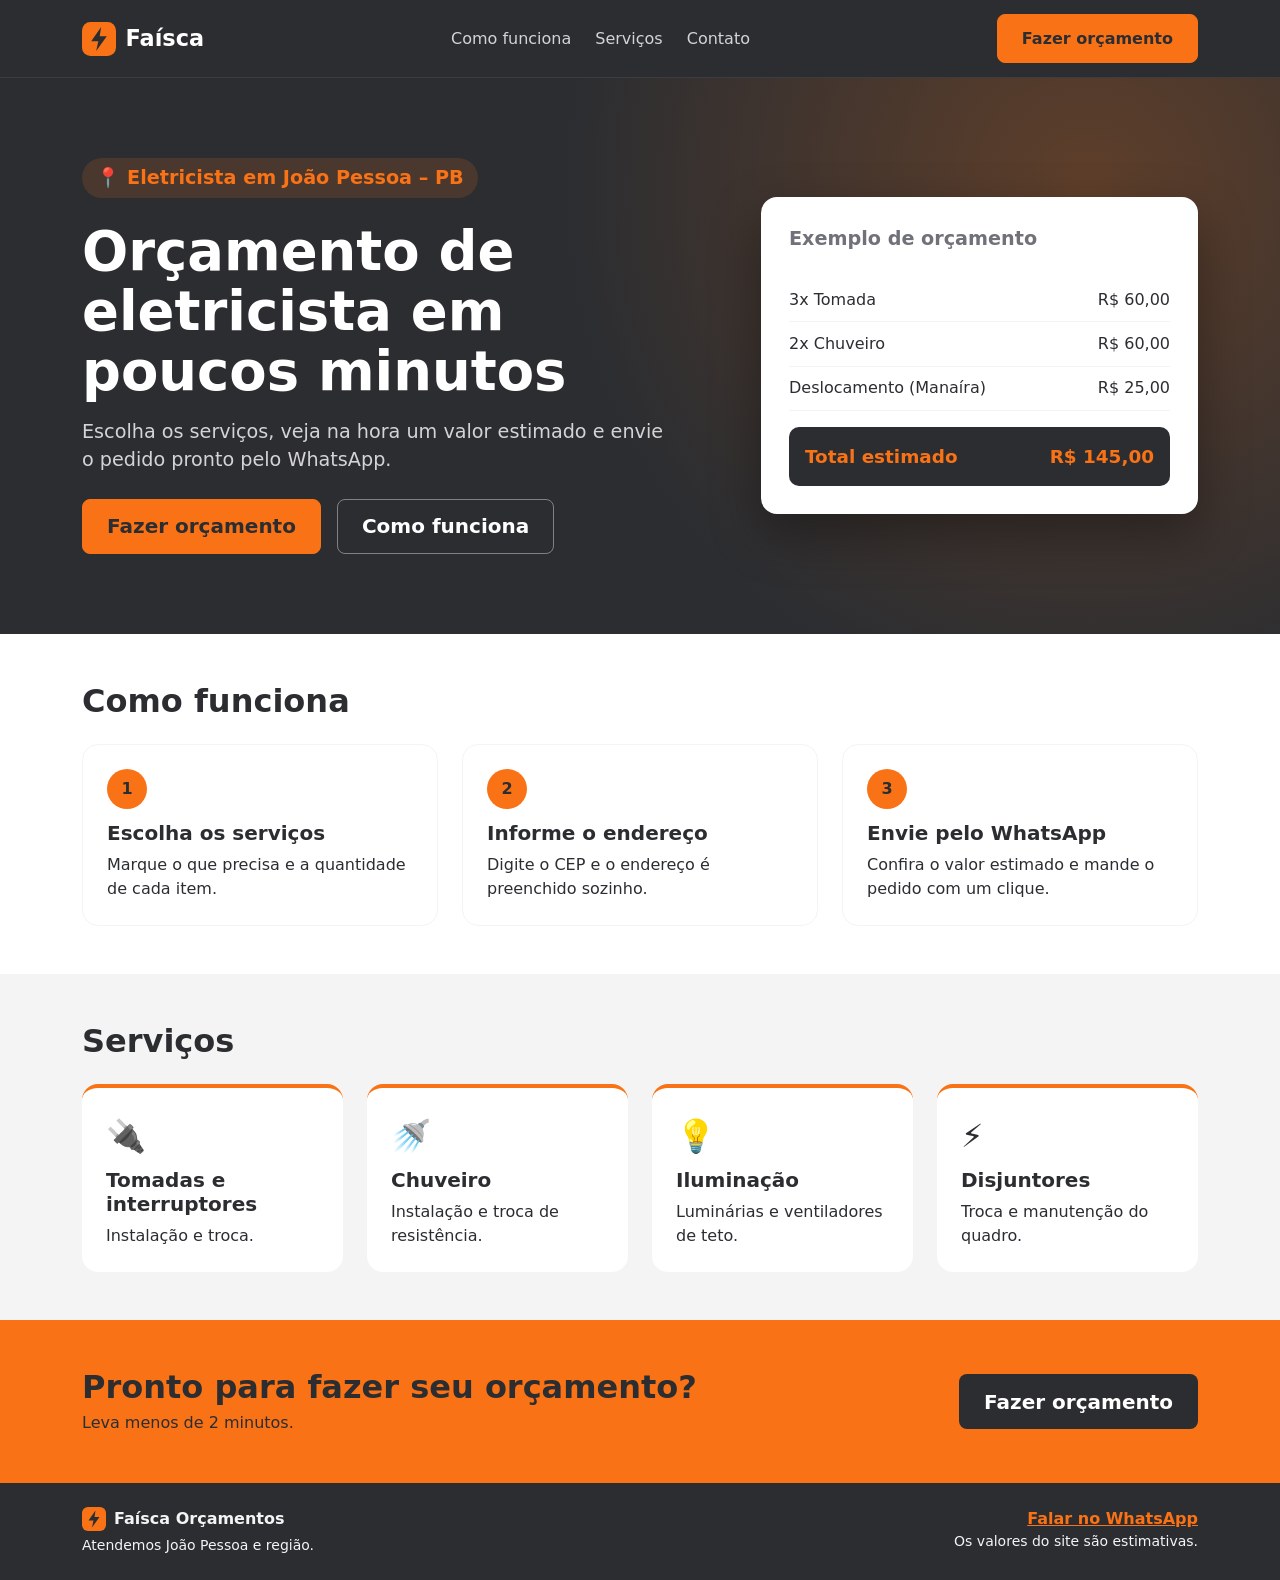
<file: index.html>
<!DOCTYPE html>
<html lang="pt-BR">
<head>
    <meta charset="UTF-8">
    <meta name="viewport" content="width=device-width, initial-scale=1.0">
    <meta name="description" content="Orçamento de eletricista em João Pessoa. Escolha os serviços, veja o valor estimado e envie pelo WhatsApp.">
    <title>Faísca Orçamentos | Eletricista em João Pessoa</title>
    <link rel="icon" href="assets/img/logo.svg" type="image/svg+xml">
    <link href="https://cdn.jsdelivr.net/npm/bootstrap@5.3.8/dist/css/bootstrap.min.css" rel="stylesheet">
    <link rel="stylesheet" href="assets/css/style.css">
</head>
<body>

    <!-- Menu fixo no topo, com links para as seções da página -->
    <header class="topo">
        <nav class="container menu">
            <a class="marca" href="index.html"><img src="assets/img/logo.svg" alt="" width="34" height="34"> Faísca</a>

            <!-- Cada link leva para o id de uma seção (#como-funciona, #servicos...) -->
            <ul class="menu-links">
                <li><a href="#como-funciona">Como funciona</a></li>
                <li><a href="#servicos">Serviços</a></li>
                <li><a href="#contato">Contato</a></li>
            </ul>

            <a class="btn btn-faisca" href="orcamento.html">Fazer orçamento</a>
        </nav>
    </header>

    <main>
        <!-- Chamada principal: texto à esquerda e exemplo de orçamento à direita -->
        <section class="hero">
            <div class="container">
                <div class="row align-items-center g-5">
                    <div class="col-lg-7">
                        <p class="hero-local">📍 Eletricista em João Pessoa – PB</p>
                        <h1>Orçamento de eletricista em poucos minutos</h1>
                        <p class="hero-texto">Escolha os serviços, veja na hora um valor estimado e envie o pedido pronto pelo WhatsApp.</p>
                        <div class="d-flex flex-wrap gap-3">
                            <a class="btn btn-faisca btn-lg" href="orcamento.html">Fazer orçamento</a>
                            <a class="btn btn-contorno btn-lg" href="#como-funciona">Como funciona</a>
                        </div>
                    </div>

                    <!-- Cartão de exemplo: mostra como fica o resumo de um orçamento -->
                    <div class="col-lg-5">
                        <div class="exemplo">
                            <p class="exemplo-titulo">Exemplo de orçamento</p>
                            <div class="exemplo-linha"><span>3x Tomada</span><span>R$ 60,00</span></div>
                            <div class="exemplo-linha"><span>2x Chuveiro</span><span>R$ 60,00</span></div>
                            <div class="exemplo-linha"><span>Deslocamento (Manaíra)</span><span>R$ 25,00</span></div>
                            <div class="exemplo-total"><span>Total estimado</span><span>R$ 145,00</span></div>
                        </div>
                    </div>
                </div>
            </div>
        </section>

        <!-- Como funciona: 3 passos -->
        <section class="container py-5 secao" id="como-funciona">
            <h2 class="mb-4">Como funciona</h2>
            <div class="row g-4">
                <div class="col-md-4">
                    <div class="passo">
                        <span class="passo-numero">1</span>
                        <h3 class="h5 fw-bold">Escolha os serviços</h3>
                        <p class="mb-0">Marque o que precisa e a quantidade de cada item.</p>
                    </div>
                </div>
                <div class="col-md-4">
                    <div class="passo">
                        <span class="passo-numero">2</span>
                        <h3 class="h5 fw-bold">Informe o endereço</h3>
                        <p class="mb-0">Digite o CEP e o endereço é preenchido sozinho.</p>
                    </div>
                </div>
                <div class="col-md-4">
                    <div class="passo">
                        <span class="passo-numero">3</span>
                        <h3 class="h5 fw-bold">Envie pelo WhatsApp</h3>
                        <p class="mb-0">Confira o valor estimado e mande o pedido com um clique.</p>
                    </div>
                </div>
            </div>
        </section>

        <!-- Serviços -->
        <section class="secao-cinza secao py-5" id="servicos">
            <div class="container">
                <h2 class="mb-4">Serviços</h2>
                <div class="row g-4">
                    <div class="col-sm-6 col-lg-3">
                        <div class="servico">
                            <span class="servico-icone">🔌</span>
                            <h3 class="h5 fw-bold">Tomadas e interruptores</h3>
                            <p class="mb-0">Instalação e troca.</p>
                        </div>
                    </div>
                    <div class="col-sm-6 col-lg-3">
                        <div class="servico">
                            <span class="servico-icone">🚿</span>
                            <h3 class="h5 fw-bold">Chuveiro</h3>
                            <p class="mb-0">Instalação e troca de resistência.</p>
                        </div>
                    </div>
                    <div class="col-sm-6 col-lg-3">
                        <div class="servico">
                            <span class="servico-icone">💡</span>
                            <h3 class="h5 fw-bold">Iluminação</h3>
                            <p class="mb-0">Luminárias e ventiladores de teto.</p>
                        </div>
                    </div>
                    <div class="col-sm-6 col-lg-3">
                        <div class="servico">
                            <span class="servico-icone">⚡</span>
                            <h3 class="h5 fw-bold">Disjuntores</h3>
                            <p class="mb-0">Troca e manutenção do quadro.</p>
                        </div>
                    </div>
                </div>
            </div>
        </section>

        <!-- Chamada final -->
        <section class="chamada py-5">
            <div class="container d-md-flex justify-content-between align-items-center gap-4">
                <div>
                    <h2 class="mb-1">Pronto para fazer seu orçamento?</h2>
                    <p class="mb-3 mb-md-0">Leva menos de 2 minutos.</p>
                </div>
                <a class="btn btn-grafite btn-lg" href="orcamento.html">Fazer orçamento</a>
            </div>
        </section>
    </main>

    <!-- Rodapé -->
    <footer class="rodape secao" id="contato">
        <div class="container py-4 d-md-flex justify-content-between gap-4">
            <div>
                <p class="mb-1 fw-bold d-flex align-items-center gap-2"><img src="assets/img/logo.svg" alt="" width="24" height="24"> Faísca Orçamentos</p>
                <p class="mb-0 small">Atendemos João Pessoa e região.</p>
            </div>
            <div class="mt-3 mt-md-0 text-md-end">
                <a class="link-whatsapp" href="https://wa.me/5583996700764" target="_blank" rel="noopener">Falar no WhatsApp</a>
                <p class="mb-0 small">Os valores do site são estimativas.</p>
            </div>
        </div>
    </footer>

</body>
</html>
</file>
<file: assets/css/style.css>
/* Estilos básicos sobre o Bootstrap */

/* Cores principais */
:root {
    --laranja: #F97316;
    --grafite: #2B2D31;
    --cinza: #F4F4F5;
}

body {
    color: var(--grafite);
}

/* Menu */
.topo {
    background: var(--grafite);
}

/* Marca: logo + nome lado a lado */
.marca {
    display: inline-flex;
    align-items: center;
    gap: .6rem;
    color: white;
    font-size: 1.4rem;
    font-weight: 700;
    text-decoration: none;
}

/* Botão laranja (texto escuro para ter contraste) */
.btn-faisca {
    background: var(--laranja);
    color: var(--grafite);
    font-weight: 700;
}

.btn-faisca:hover {
    background: #FB923C;
    color: var(--grafite);
}

/* Chamada principal */
.hero {
    background: var(--grafite);
    color: white;
    padding: 4rem 0;
}

.hero h1 {
    font-weight: 800;
}

.hero p {
    font-size: 1.2rem;
    margin-bottom: 1.5rem;
}

/* Rodapé */
.rodape {
    background: var(--grafite);
    color: var(--cinza);
}

/* Página inicial */

/* Rolagem suave ao clicar nos links do menu */
html {
    scroll-behavior: smooth;
}

/* Menu fixo no topo */
.topo {
    position: sticky;
    top: 0;
    z-index: 10;
    border-bottom: 1px solid rgba(255, 255, 255, .08);
}

.menu {
    display: flex;
    flex-wrap: wrap;
    align-items: center;
    justify-content: space-between;
    gap: .75rem 1.5rem;
    padding-top: .9rem;
    padding-bottom: .9rem;
}

.menu-links {
    display: flex;
    gap: 1.5rem;
    margin: 0;
    padding: 0;
    list-style: none;
}

.menu-links a {
    color: #D4D4D8;
    text-decoration: none;
    font-weight: 500;
}

.menu-links a:hover {
    color: var(--laranja);
}

/* Celular: os links descem para uma linha própria */
@media (max-width: 767.98px) {
    .menu-links {
        order: 3;
        width: 100%;
        gap: 1.25rem;
        font-size: .95rem;
    }
}

/* A seção não fica escondida atrás do menu fixo */
.secao {
    scroll-margin-top: 90px;
}

/* Chamada principal com um brilho laranja no fundo */
.hero {
    padding: 5rem 0;
    background:
        radial-gradient(circle at 85% 20%, rgba(249, 115, 22, .25), transparent 45%),
        var(--grafite);
}

.hero-local {
    display: inline-block;
    padding: .35rem .9rem;
    margin-bottom: 1rem;
    border-radius: 999px;
    background: rgba(249, 115, 22, .15);
    color: var(--laranja);
    font-weight: 600;
    font-size: .95rem;
}

.hero h1 {
    font-size: clamp(2.2rem, 5vw, 3.4rem);
    line-height: 1.1;
    margin-bottom: 1rem;
}

.hero-texto {
    max-width: 48ch;
    color: #D4D4D8;
}

/* Botão com contorno claro (no fundo escuro) */
.btn-contorno {
    border: 1.5px solid rgba(255, 255, 255, .4);
    color: #fff;
}

.btn-contorno:hover {
    background: #fff;
    color: var(--grafite);
}

/* Cartão de exemplo de orçamento */
.exemplo {
    padding: 1.75rem;
    border-radius: 16px;
    background: #fff;
    color: var(--grafite);
    box-shadow: 0 20px 50px rgba(0, 0, 0, .35);
}

.exemplo-titulo {
    font-weight: 700;
    color: #71717A;
    font-size: .9rem;
}

.exemplo-linha {
    display: flex;
    justify-content: space-between;
    padding: .6rem 0;
    border-bottom: 1px solid var(--cinza);
}

.exemplo-total {
    display: flex;
    justify-content: space-between;
    margin-top: 1rem;
    padding: 1rem;
    border-radius: 10px;
    background: var(--grafite);
    color: var(--laranja);
    font-weight: 800;
    font-size: 1.15rem;
}

/* Títulos das seções */
main h2 {
    font-weight: 800;
}

/* Como funciona: cada passo vira um cartão */
.passo {
    height: 100%;
    padding: 1.5rem;
    border: 1.5px solid var(--cinza);
    border-radius: 16px;
}

.passo-numero {
    display: inline-flex;
    align-items: center;
    justify-content: center;
    width: 2.5rem;
    height: 2.5rem;
    margin-bottom: .75rem;
    border-radius: 50%;
    background: var(--laranja);
    color: var(--grafite);
    font-weight: 800;
}

/* Seção com fundo cinza */
.secao-cinza {
    background: var(--cinza);
}

/* Cartões de serviço: sobem um pouco ao passar o mouse */
.servico {
    height: 100%;
    padding: 1.5rem;
    background: #fff;
    border-radius: 16px;
    border-top: 4px solid var(--laranja);
    transition: transform .2s, box-shadow .2s;
}

.servico:hover {
    transform: translateY(-4px);
    box-shadow: 0 12px 30px rgba(0, 0, 0, .08);
}

.servico-icone {
    display: block;
    font-size: 2rem;
    margin-bottom: .5rem;
}

/* Faixa laranja no final */
.chamada {
    background: var(--laranja);
    color: var(--grafite);
}

/* Botão escuro (usado na faixa laranja) */
.btn-grafite {
    background: var(--grafite);
    color: #fff;
}

.btn-grafite:hover {
    background: #3A3D44;
    color: #fff;
}

/* Link do WhatsApp no rodapé */
.link-whatsapp {
    color: var(--laranja);
    font-weight: 700;
}

/* Quem prefere menos animação não vê os efeitos */
@media (prefers-reduced-motion: reduce) {
    html {
        scroll-behavior: auto;
    }

    .servico {
        transition: none;
    }
}

/* Formulário */

/* Barra de progresso (o texto fica dentro da barra) */
.progress {
    height: 1.6rem;
    background: var(--cinza);
    font-weight: 600;
}

.progress-bar {
    background: var(--laranja);
    transition: width .4s;
    white-space: nowrap;
}

/* Etapa: bloco centralizado e espaçado */
.etapa {
    padding: 2rem;
    background: #fff;
    border: 1px solid var(--cinza);
    border-radius: 12px;
    box-shadow: 0 6px 20px rgba(0, 0, 0, .06);
}

.etapa h2 {
    margin-bottom: 1.5rem;
    color: var(--grafite);
}

/* Campos */
.form-control,
.form-select {
    padding: .7rem 1rem;
    font-size: 1rem;
    border: 1.5px solid var(--cinza);
    border-radius: 8px;
}

.form-control:focus,
.form-select:focus {
    border-color: var(--laranja);
    box-shadow: 0 0 0 .25rem color-mix(in srgb, var(--laranja) 25%, transparent);
}

input[type=radio] {
    accent-color: var(--laranja);
    margin-right: .5rem;
}

/* Opções de marcar viram "cartões" */
.etapa label.d-block {
    padding: .7rem 1rem;
    margin-bottom: .5rem;
    border: 1.5px solid var(--cinza);
    border-radius: 8px;
    cursor: pointer;
}

.etapa label.d-block:has(:checked) {
    border-color: var(--laranja);
    background: color-mix(in srgb, var(--laranja) 8%, #fff);
}

/* Itens com quantidade */
.item {
    display: flex;
    justify-content: space-between;
    align-items: center;
}

.qtd {
    max-width: 90px;
    text-align: center;
}

/* Erro em vermelho, abaixo dos campos */
#erro {
    font-weight: 500;
}

#erro:empty {
    display: none;
}

/* Botões */
.btn {
    padding: .7rem 1.5rem;
    font-weight: 600;
    border-radius: 8px;
}

.btn-faisca {
    --bs-btn-color: var(--grafite);
    --bs-btn-bg: var(--laranja);
    --bs-btn-border-color: var(--laranja);
    --bs-btn-hover-color: #fff;
    --bs-btn-hover-bg: var(--grafite);
    --bs-btn-hover-border-color: var(--grafite);
    --bs-btn-active-color: #fff;
    --bs-btn-active-bg: var(--grafite);
    --bs-btn-active-border-color: var(--grafite);
}

#btn-voltar {
    --bs-btn-color: var(--grafite);
    --bs-btn-border-color: var(--grafite);
    --bs-btn-hover-color: #fff;
    --bs-btn-hover-bg: var(--grafite);
    --bs-btn-hover-border-color: var(--grafite);
    --bs-btn-active-color: #fff;
    --bs-btn-active-bg: var(--grafite);
    --bs-btn-active-border-color: var(--grafite);
}

.d-flex:has(#btn-proximo) {
    gap: 1rem;
}

#btn-voltar,
#btn-proximo {
    flex: 1;
}

/* Resumo: valor total em destaque */
#total {
    padding: 1.25rem;
    text-align: center;
    color: var(--laranja);
    background: var(--grafite);
    border-bottom: 6px solid var(--laranja);
    border-radius: 12px;
    font-size: clamp(1.75rem, 8vw, 2.5rem) !important;
}

@media (max-width: 575.98px) {
    .etapa {
        padding: 1.25rem;
        box-shadow: none;
    }
}
</file>
